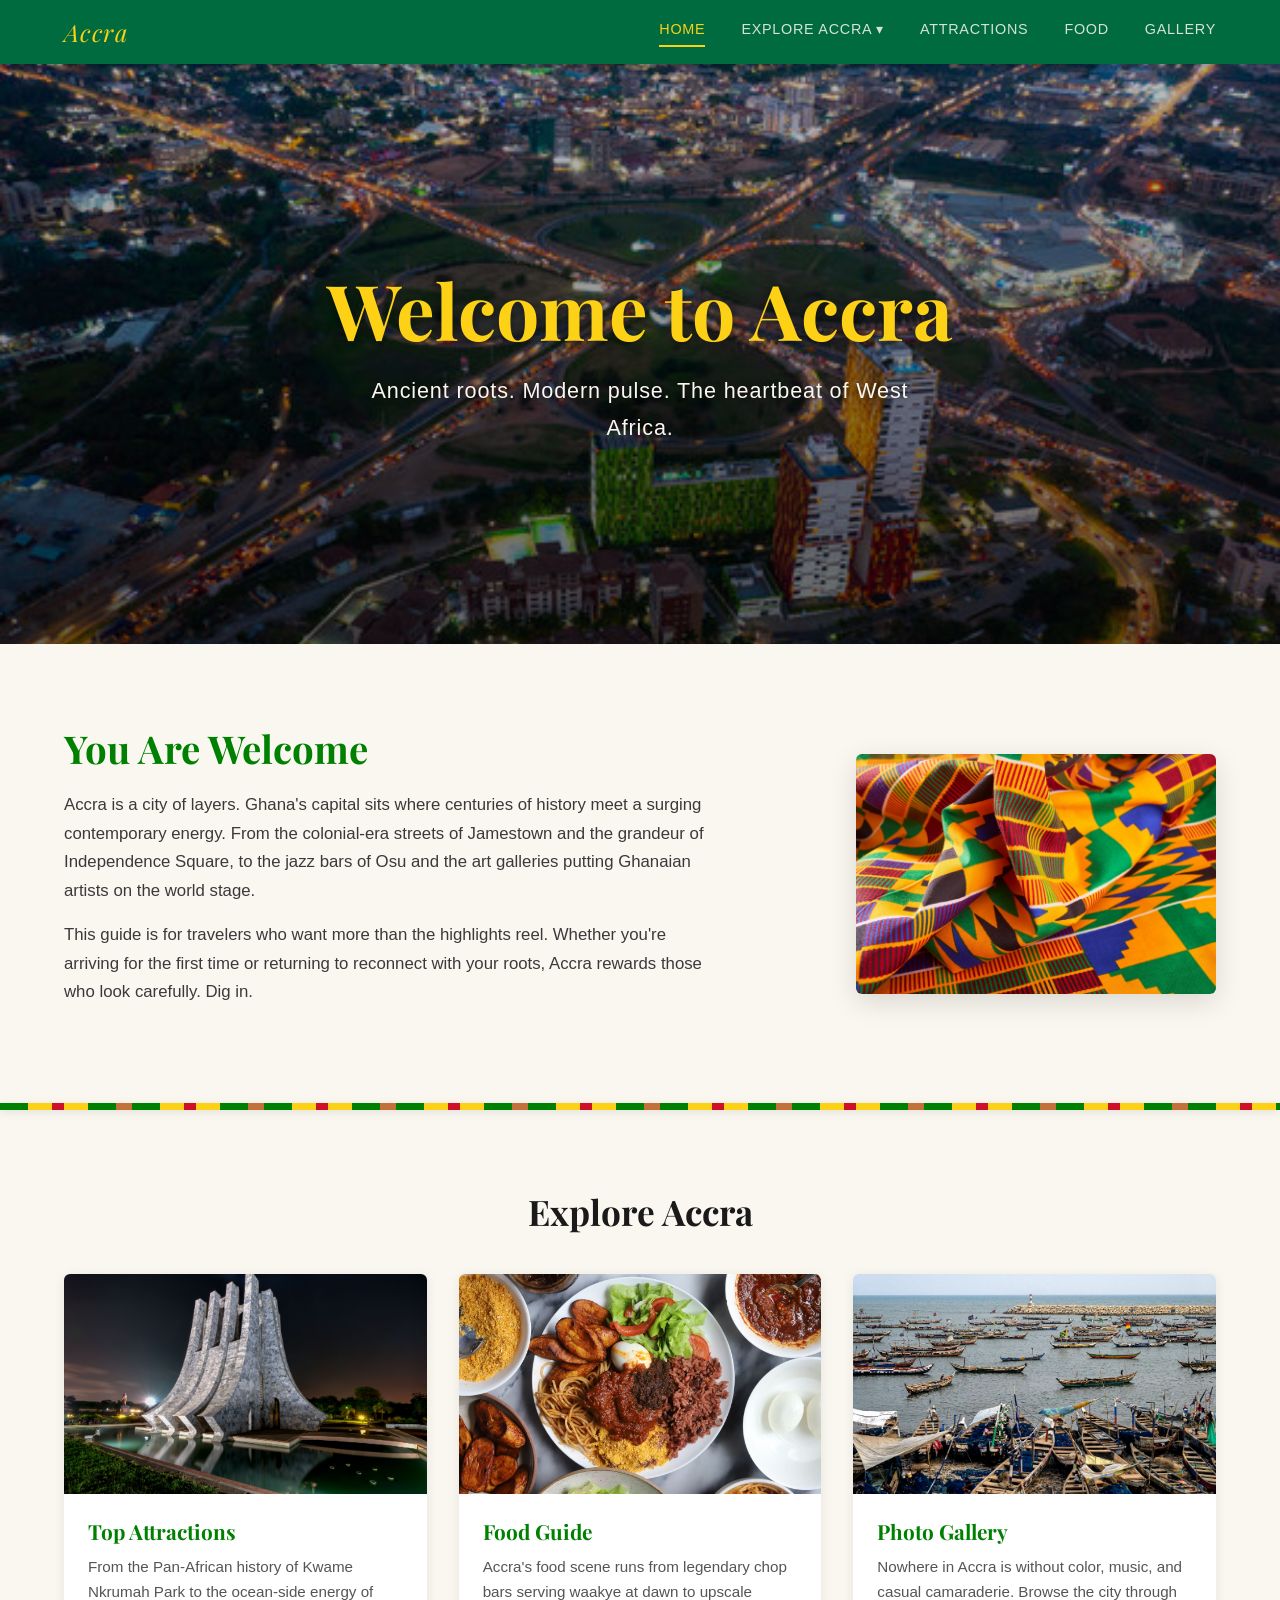
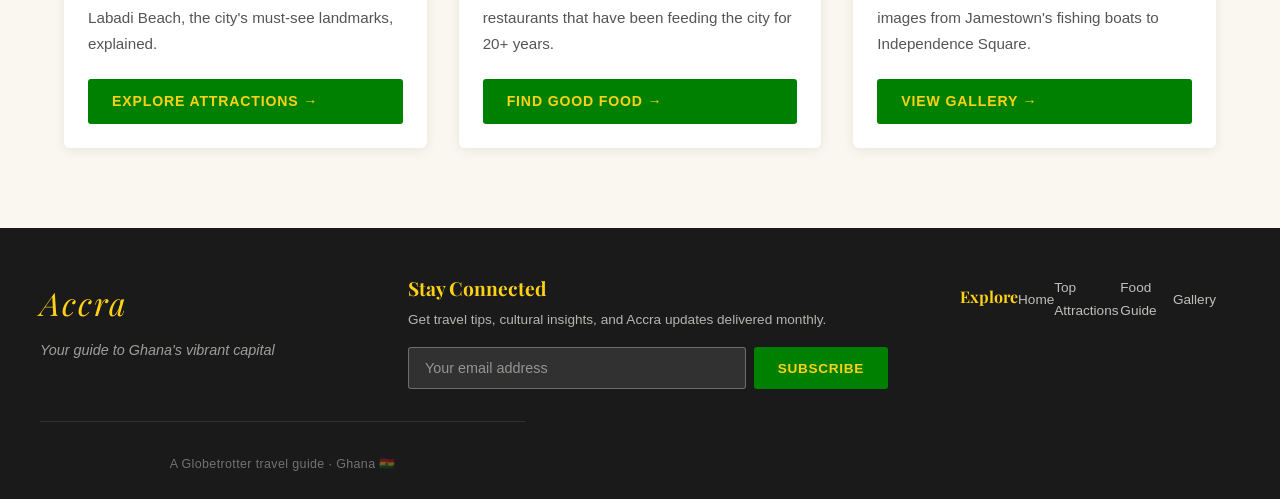
<file: index.html>
<!DOCTYPE html>
<html lang="en">
<head>
  <meta charset="UTF-8" />
  <meta name="viewport" content="width=device-width, initial-scale=1.0" />
  <title>Accra, Ghana</title>
  <link rel="preconnect" href="https://fonts.googleapis.com" />
  <link rel="preconnect" href="https://fonts.gstatic.com" crossorigin />
  <link href="https://fonts.googleapis.com/css2?family=Playfair+Display:wght@400;700&display=swap" rel="stylesheet" />
  <link rel="stylesheet" href="css/styles.css" />
</head>
<body>

  <header>
    <nav>
      <a href="index.html" class="nav-logo">Accra</a>
      <ul class="nav-menu">
        <li><a href="index.html" aria-current="page">Home</a></li>
        <li class="dropdown">
          <a href="#" class="dropdown-toggle">Explore Accra ▾</a>
          <ul class="dropdown-menu">
            <li class="dropdown-nested">
              <a href="attractions.html" class="dropdown-toggle">Top Attractions ▸</a>
              <ul class="dropdown-menu-nested">
                <li><a href="attractions.html#kwame">Kwame Nkrumah Park</a></li>
                <li><a href="attractions.html#jamestown">Jamestown</a></li>
                <li><a href="attractions.html#labadi">Labadi Beach</a></li>
                <li><a href="attractions.html#independence">Independence Square</a></li>
              </ul>
            </li>
            <li><a href="food-guide.html">Food Guide</a></li>
            <li><a href="gallery.html">Gallery</a></li>
          </ul>
        </li>
        <li><a href="attractions.html">Attractions</a></li>
        <li><a href="food-guide.html">Food</a></li>
        <li><a href="gallery.html">Gallery</a></li>
      </ul>
    </nav>
  </header>

  <main>

    <section class="hero">
      <img
        src="images/hero-accra-skyline.jpg"
        alt="Panoramic view of Accra, Ghana, a modern city skyline meeting the Gulf of Guinea"
        class="hero-img"
      />
      <div class="hero-overlay">
        <h1>Welcome to Accra</h1>
        <p>Ancient roots. Modern pulse. The heartbeat of West Africa.</p>
      </div>
    </section>

    <section class="intro">
      <div class="intro-text">
        <h2>You Are Welcome</h2>
        <p>
          Accra is a city of layers. Ghana's capital sits where centuries of
          history meet a surging contemporary energy. From the colonial-era
          streets of Jamestown and the grandeur of Independence Square, to the
          jazz bars of Osu and the art galleries putting Ghanaian artists on
          the world stage.
        </p>
        <p>
          This guide is for travelers who want more than the highlights reel.
          Whether you're arriving for the first time or returning to reconnect
          with your roots, Accra rewards those who look carefully. Dig in.
        </p>
      </div>
      <div class="intro-image">
        <img
          src="images/intro-accra.jpg"
          alt="Vibrant street life in Accra with colorful fabrics, bustling vendors, and city energy"
        />
      </div>
    </section>

    <div class="kente-divider" aria-hidden="true"></div>

    <section class="highlights">
      <h2 class="section-title">Explore Accra</h2>
      <div class="highlights-grid">

        <article class="highlight-card">
          <img
            src="images/highlight-attractions.jpg"
            alt="Kwame Nkrumah Memorial Park, a landmark of Ghanaian independence"
          />
          <div class="highlight-card-body">
            <h3>Top Attractions</h3>
            <p>From the Pan-African history of Kwame Nkrumah Park to the ocean-side energy of Labadi Beach, the city's must-see landmarks, explained.</p>
            <a href="attractions.html" class="btn">Explore Attractions →</a>
          </div>
        </article>

        <article class="highlight-card">
          <img
            src="images/highlight-food.webp"
            alt="A plate of authentic Ghanaian jollof rice and grilled tilapia"
          />
          <div class="highlight-card-body">
            <h3>Food Guide</h3>
            <p>Accra's food scene runs from legendary chop bars serving waakye at dawn to upscale restaurants that have been feeding the city for 20+ years.</p>
            <a href="food-guide.html" class="btn">Find Good Food →</a>
          </div>
        </article>

        <article class="highlight-card">
          <img
            src="images/highlight-gallery.jpg"
            alt="Colorful Kente cloth displayed at the Arts Centre in Accra"
          />
          <div class="highlight-card-body">
            <h3>Photo Gallery</h3>
            <p>Nowhere in Accra is without color, music, and casual camaraderie. Browse the city through images from Jamestown's fishing boats to Independence Square.</p>
            <a href="gallery.html" class="btn">View Gallery →</a>
          </div>
        </article>

      </div>
    </section>

  </main>

  <footer>
    <div class="footer-inner">
      <div class="footer-content">
        <div class="footer-brand">
          <p class="footer-logo">Accra</p>
          <p class="footer-tagline">Your guide to Ghana's vibrant capital</p>
        </div>

        <div class="footer-newsletter">
          <h3>Stay Connected</h3>
          <p>Get travel tips, cultural insights, and Accra updates delivered monthly.</p>
          <form class="newsletter-form" onsubmit="event.preventDefault(); alert('Thanks for subscribing!');">
            <input type="email" placeholder="Your email address" required aria-label="Email address" />
            <button type="submit" class="btn-newsletter">Subscribe</button>
          </form>
        </div>

        <nav class="footer-nav" aria-label="Footer navigation">
          <h4>Explore</h4>
          <a href="index.html">Home</a>
          <a href="attractions.html">Top Attractions</a>
          <a href="food-guide.html">Food Guide</a>
          <a href="gallery.html">Gallery</a>
        </nav>
      </div>

      <p class="footer-credit">A Globetrotter travel guide · Ghana 🇬🇭</p>
    </div>
  </footer>

</body>
</html>
</file>
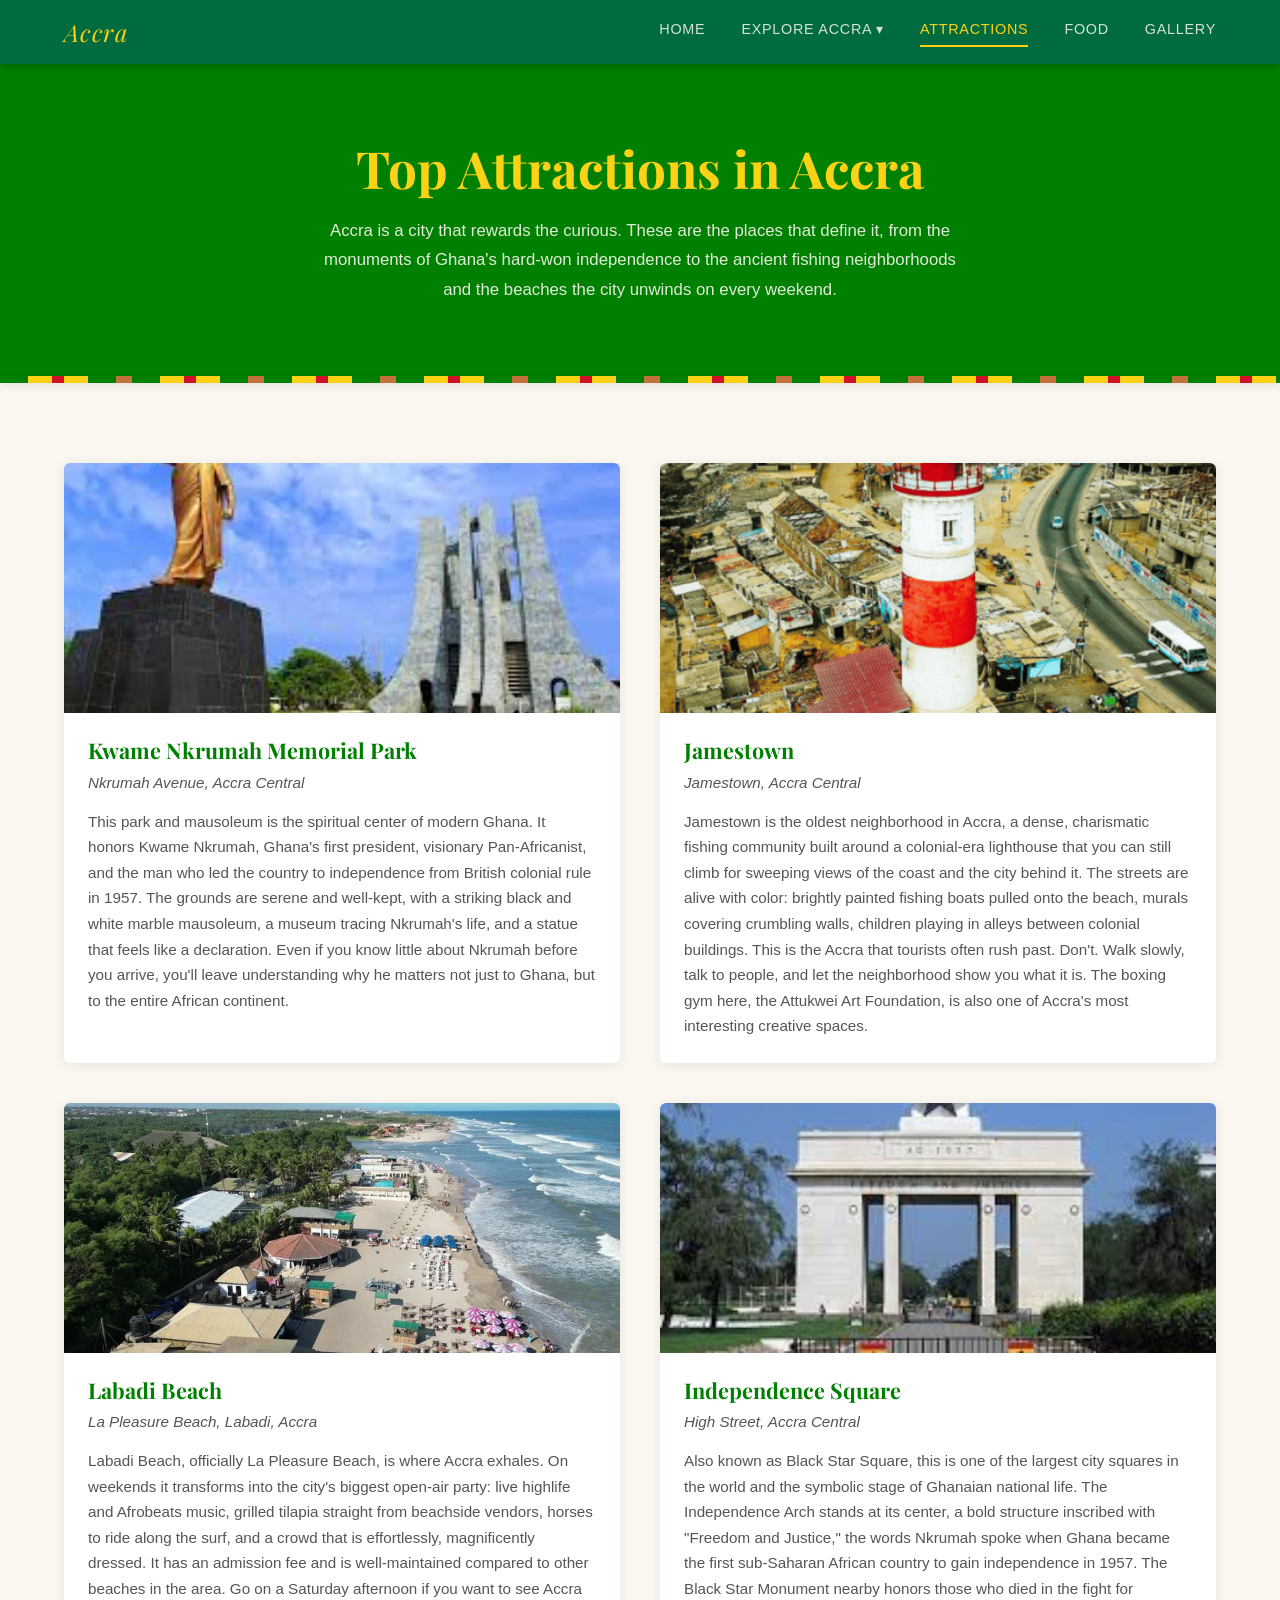
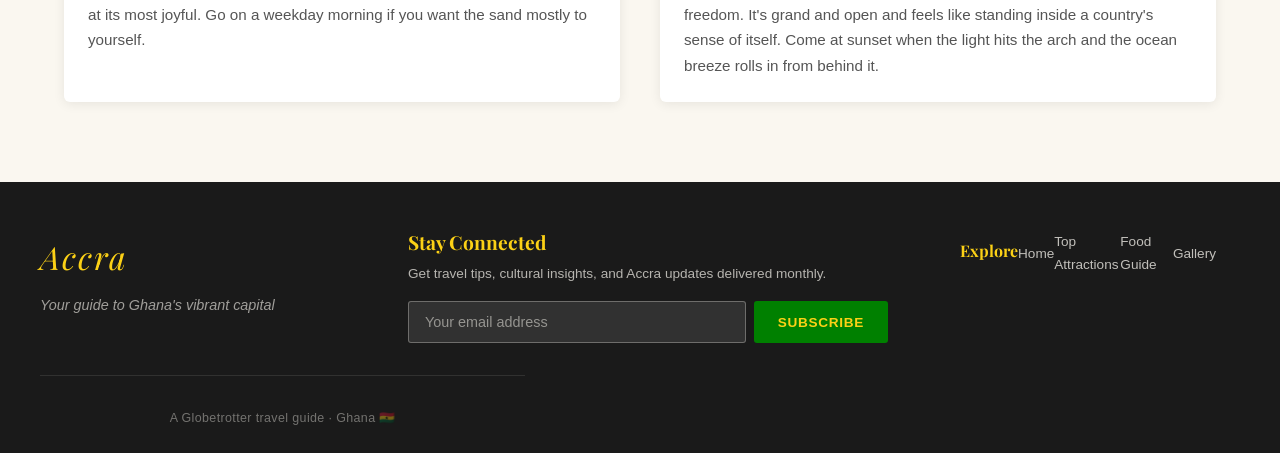
<file: attractions.html>
<!DOCTYPE html>
<html lang="en">
<head>
  <meta charset="UTF-8" />
  <meta name="viewport" content="width=device-width, initial-scale=1.0" />
  <title>Top Attractions - Accra, Ghana</title>
  <link rel="preconnect" href="https://fonts.googleapis.com" />
  <link rel="preconnect" href="https://fonts.gstatic.com" crossorigin />
  <link href="https://fonts.googleapis.com/css2?family=Playfair+Display:wght@400;700&display=swap" rel="stylesheet" />
  <link rel="stylesheet" href="css/styles.css" />
</head>
<body>

  <header>
    <nav>
      <a href="index.html" class="nav-logo">Accra</a>
      <ul class="nav-menu">
        <li><a href="index.html">Home</a></li>
        <li class="dropdown">
          <a href="#" class="dropdown-toggle">Explore Accra ▾</a>
          <ul class="dropdown-menu">
            <li class="dropdown-nested">
              <a href="attractions.html" class="dropdown-toggle" aria-current="page">Top Attractions ▸</a>
              <ul class="dropdown-menu-nested">
                <li><a href="attractions.html#kwame">Kwame Nkrumah Park</a></li>
                <li><a href="attractions.html#jamestown">Jamestown</a></li>
                <li><a href="attractions.html#labadi">Labadi Beach</a></li>
                <li><a href="attractions.html#independence">Independence Square</a></li>
              </ul>
            </li>
            <li><a href="food-guide.html">Food Guide</a></li>
            <li><a href="gallery.html">Gallery</a></li>
          </ul>
        </li>
        <li><a href="attractions.html" aria-current="page">Attractions</a></li>
        <li><a href="food-guide.html">Food</a></li>
        <li><a href="gallery.html">Gallery</a></li>
      </ul>
    </nav>
  </header>

  <main>

    <section class="page-header">
      <h1>Top Attractions in Accra</h1>
      <p>
        Accra is a city that rewards the curious. These are the places that define
        it, from the monuments of Ghana's hard-won independence to the ancient
        fishing neighborhoods and the beaches the city unwinds on every weekend.
      </p>
    </section>

    <div class="kente-divider" aria-hidden="true"></div>

    <section class="attractions-grid">

      <article class="attraction-card">
        <img
          src="images/kwame.jpeg";
          alt="The Kwame Nkrumah Memorial Park and Mausoleum in Accra, Ghana"
        />
        <div class="attraction-card-body">
          <h2>Kwame Nkrumah Memorial Park</h2>
          <p class="attraction-location">Nkrumah Avenue, Accra Central</p>
          <p>
            This park and mausoleum is the spiritual center of modern Ghana. It
            honors Kwame Nkrumah, Ghana's first president, visionary
            Pan-Africanist, and the man who led the country to independence from
            British colonial rule in 1957. The grounds are serene and well-kept,
            with a striking black and white marble mausoleum, a museum tracing
            Nkrumah's life, and a statue that feels like a declaration. Even if
            you know little about Nkrumah before you arrive, you'll leave
            understanding why he matters not just to Ghana, but to the entire
            African continent.
          </p>
        </div>
      </article>

      <article class="attraction-card">
        <img src= "images/jamestown.jpg"
        alt="The colorful fishing boats and colonial lighthouse of Jamestown, Accra"
        />
        <div class="attraction-card-body">
          <h2>Jamestown</h2>
          <p class="attraction-location">Jamestown, Accra Central</p>
          <p>
            Jamestown is the oldest neighborhood in Accra, a dense, charismatic
            fishing community built around a colonial-era lighthouse that you can
            still climb for sweeping views of the coast and the city behind it.
            The streets are alive with color: brightly painted fishing boats pulled
            onto the beach, murals covering crumbling walls, children playing in
            alleys between colonial buildings. This is the Accra that tourists
            often rush past. Don't. Walk slowly, talk to people, and let the
            neighborhood show you what it is. The boxing gym here, the Attukwei
            Art Foundation, is also one of Accra's most interesting creative
            spaces.
          </p>
        </div>
      </article>

      <article class="attraction-card">
        <img
          src="images/labadi.webp"
          alt="A busy Saturday at Labadi Beach (La Pleasure Beach) in Accra, Ghana"
        />
        <div class="attraction-card-body">
          <h2>Labadi Beach</h2>
          <p class="attraction-location">La Pleasure Beach, Labadi, Accra</p>
          <p>
            Labadi Beach, officially La Pleasure Beach, is where Accra exhales.
            On weekends it transforms into the city's biggest open-air party:
            live highlife and Afrobeats music, grilled tilapia straight from
            beachside vendors, horses to ride along the surf, and a crowd that
            is effortlessly, magnificently dressed. It has an admission fee and
            is well-maintained compared to other beaches in the area. Go on a
            Saturday afternoon if you want to see Accra at its most joyful. Go
            on a weekday morning if you want the sand mostly to yourself.
          </p>
        </div>
      </article>

      <article class="attraction-card">
        <img
          src="images/independence.jpeg"
          alt="The Independence Arch and Black Star Monument at Independence Square in Accra"
        />
        <div class="attraction-card-body">
          <h2>Independence Square</h2>
          <p class="attraction-location">High Street, Accra Central</p>
          <p>
            Also known as Black Star Square, this is one of the largest city
            squares in the world and the symbolic stage of Ghanaian national
            life. The Independence Arch stands at its center, a bold structure
            inscribed with "Freedom and Justice," the words Nkrumah spoke when
            Ghana became the first sub-Saharan African country to gain
            independence in 1957. The Black Star Monument nearby honors those who
            died in the fight for freedom. It's grand and open and feels like
            standing inside a country's sense of itself. Come at sunset when the
            light hits the arch and the ocean breeze rolls in from behind it.
          </p>
        </div>
      </article>

    </section>

  </main>

  <footer>
    <div class="footer-inner">
      <div class="footer-content">
        <div class="footer-brand">
          <p class="footer-logo">Accra</p>
          <p class="footer-tagline">Your guide to Ghana's vibrant capital</p>
        </div>

        <div class="footer-newsletter">
          <h3>Stay Connected</h3>
          <p>Get travel tips, cultural insights, and Accra updates delivered monthly.</p>
          <form class="newsletter-form" onsubmit="event.preventDefault(); alert('Thanks for subscribing!');">
            <input type="email" placeholder="Your email address" required aria-label="Email address" />
            <button type="submit" class="btn-newsletter">Subscribe</button>
          </form>
        </div>

        <nav class="footer-nav" aria-label="Footer navigation">
          <h4>Explore</h4>
          <a href="index.html">Home</a>
          <a href="attractions.html">Top Attractions</a>
          <a href="food-guide.html">Food Guide</a>
          <a href="gallery.html">Gallery</a>
        </nav>
      </div>

      <p class="footer-credit">A Globetrotter travel guide · Ghana 🇬🇭</p>
    </div>
  </footer>

</body>
</html>
</file>
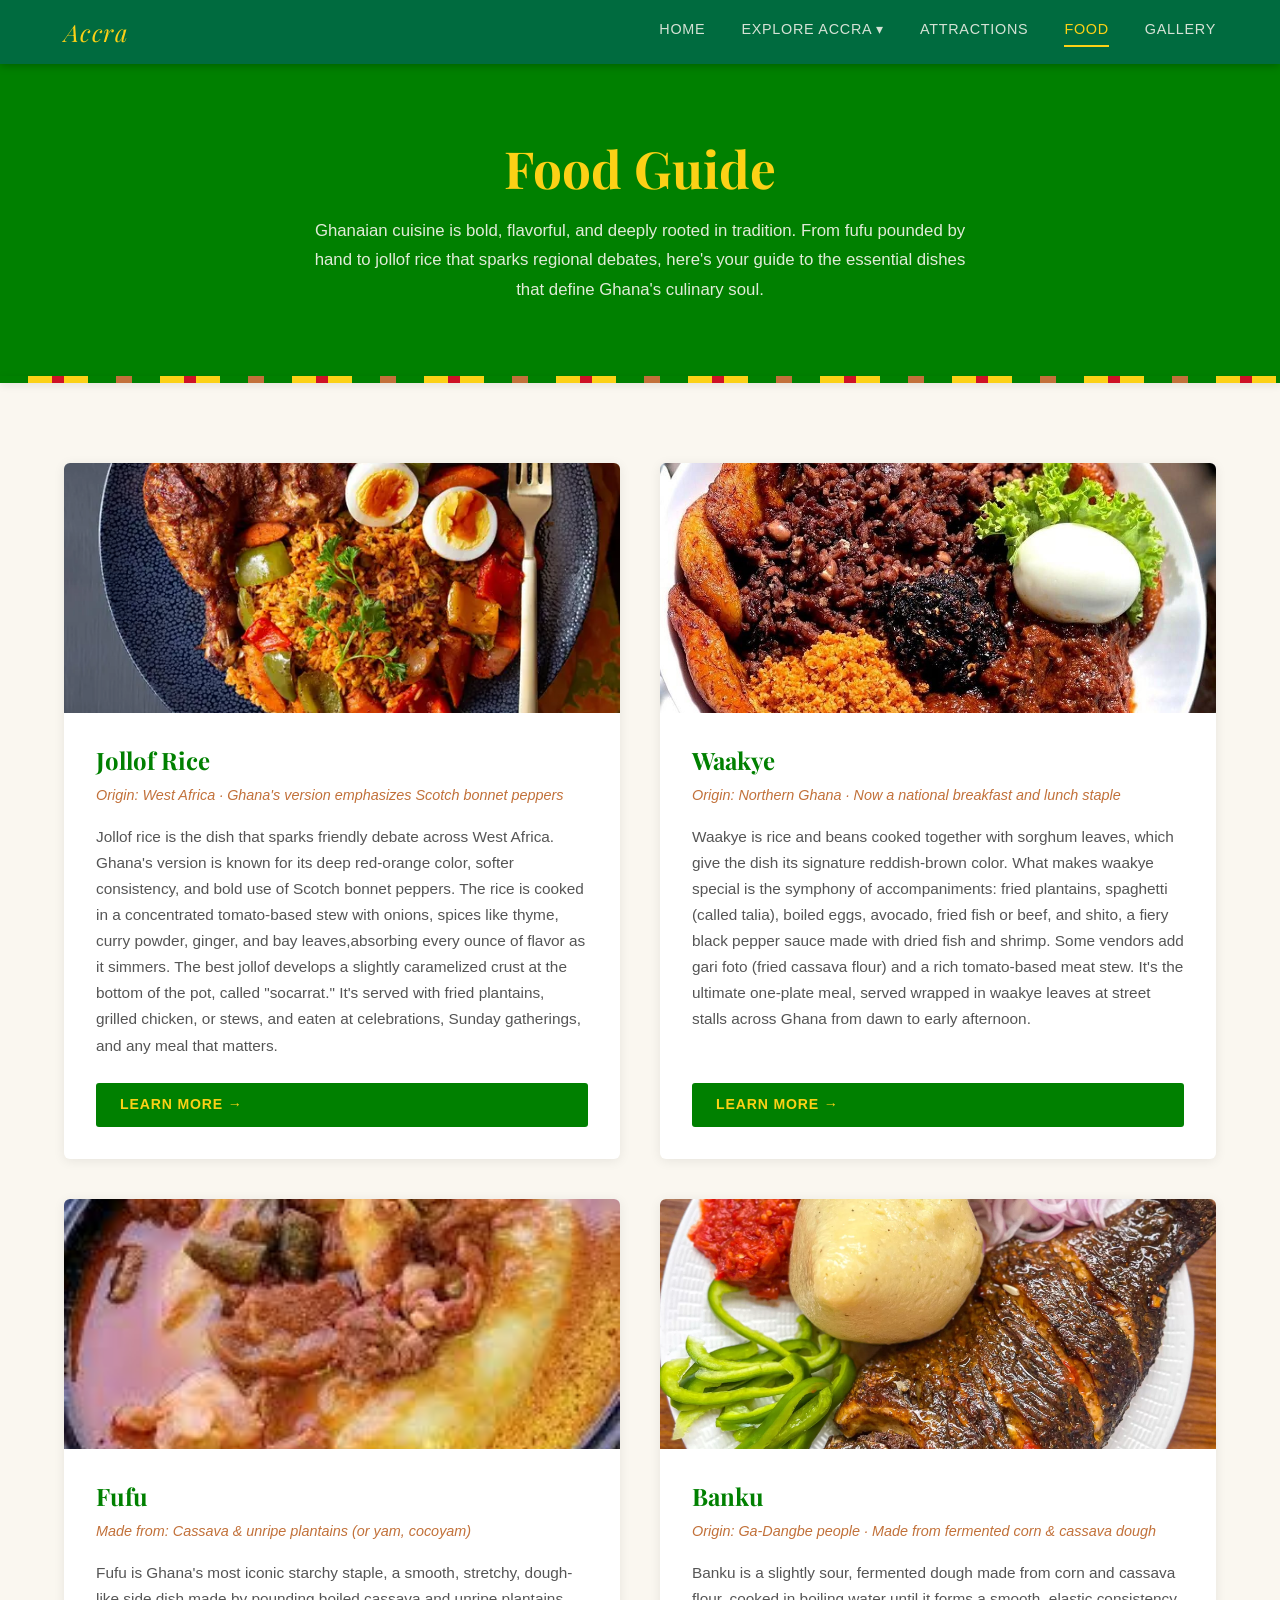
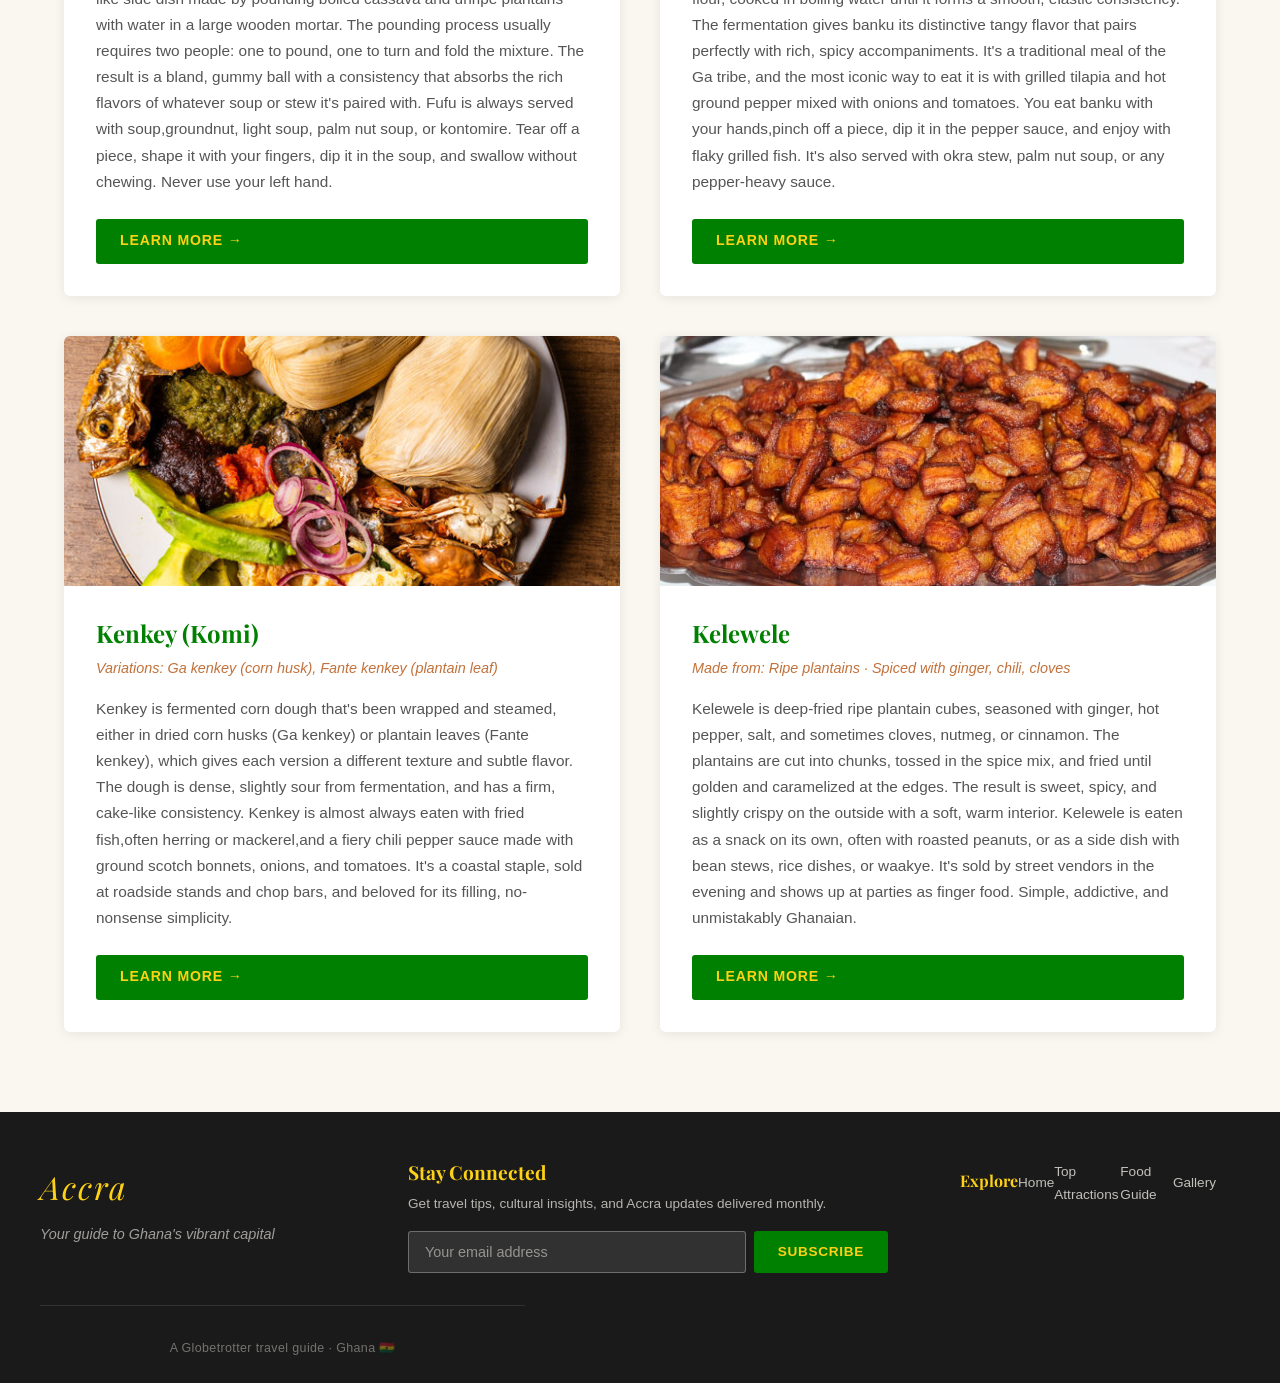
<file: food-guide.html>
<!DOCTYPE html>
<html lang="en">
<head>
  <meta charset="UTF-8" />
  <title>Food Guide - Accra, Ghana</title>
  <link rel="preconnect" href="https://fonts.googleapis.com" />
  <link rel="preconnect" href="https://fonts.gstatic.com" crossorigin />
  <link href="https://fonts.googleapis.com/css2?family=Playfair+Display:wght@400;700&display=swap" rel="stylesheet" />
  <link rel="stylesheet" href="css/styles.css" />
</head>
<body>

  <header>
    <nav>
      <a href="index.html" class="nav-logo">Accra</a>
      <ul class="nav-menu">
        <li><a href="index.html">Home</a></li>
        <li class="dropdown">
          <a href="#" class="dropdown-toggle">Explore Accra ▾</a>
          <ul class="dropdown-menu">
            <li class="dropdown-nested">
              <a href="attractions.html" class="dropdown-toggle">Top Attractions ▸</a>
              <ul class="dropdown-menu-nested">
                <li><a href="attractions.html#kwame">Kwame Nkrumah Park</a></li>
                <li><a href="attractions.html#jamestown">Jamestown</a></li>
                <li><a href="attractions.html#labadi">Labadi Beach</a></li>
                <li><a href="attractions.html#independence">Independence Square</a></li>
              </ul>
            </li>
            <li><a href="food-guide.html" aria-current="page">Food Guide</a></li>
            <li><a href="gallery.html">Gallery</a></li>
          </ul>
        </li>
        <li><a href="attractions.html">Attractions</a></li>
        <li><a href="food-guide.html" aria-current="page">Food</a></li>
        <li><a href="gallery.html">Gallery</a></li>
      </ul>
    </nav>
  </header>

  <main>

    <section class="page-header">
      <h1>Food Guide</h1>
      <p>
        Ghanaian cuisine is bold, flavorful, and deeply rooted in tradition.
        From fufu pounded by hand to jollof rice that sparks regional debates,
        here's your guide to the essential dishes that define Ghana's culinary soul.
      </p>
    </section>

    <div class="kente-divider" aria-hidden="true"></div>

    <section class="food-entries">

      <article class="food-entry">
        <img
          src="images/jollof.webp"
          alt="A plate of vibrant Ghanaian jollof rice with grilled chicken and fried plantains"
          class="food-entry-img"
        />
        <div class="food-entry-body">
          <div class="food-entry-header">
            <h2>Jollof Rice</h2>
          </div>
          <address>Origin: West Africa · Ghana's version emphasizes Scotch bonnet peppers</address>
          <p>
            Jollof rice is the dish that sparks friendly debate across West
            Africa. Ghana's version is known for its deep red-orange color,
            softer consistency, and bold use of Scotch bonnet peppers. The rice
            is cooked in a concentrated tomato-based stew with onions, spices
            like thyme, curry powder, ginger, and bay leaves,absorbing every
            ounce of flavor as it simmers. The best jollof develops a slightly
            caramelized crust at the bottom of the pot, called "socarrat." It's
            served with fried plantains, grilled chicken, or stews, and eaten at
            celebrations, Sunday gatherings, and any meal that matters.
          </p>
          <a
            href="https://en.wikipedia.org/wiki/Jollof_rice"
            target="_blank"
            rel="noopener noreferrer"
            class="btn"
          >Learn More →</a>
        </div>
      </article>

      <article class="food-entry">
        <img
          src="images/waakye.jpg"
          alt="A heaping plate of waakye,rice and beans with spaghetti, boiled egg, fish, and shito"
          class="food-entry-img"
        />
        <div class="food-entry-body">
          <div class="food-entry-header">
            <h2>Waakye</h2>
          </div>
          <address>Origin: Northern Ghana · Now a national breakfast and lunch staple</address>
          <p>
            Waakye is rice and beans cooked together with sorghum leaves, which
            give the dish its signature reddish-brown color. What makes waakye
            special is the symphony of accompaniments: fried plantains, spaghetti
            (called talia), boiled eggs, avocado, fried fish or beef, and shito,
            a fiery black pepper sauce made with dried fish and shrimp. Some
            vendors add gari foto (fried cassava flour) and a rich tomato-based
            meat stew. It's the ultimate one-plate meal, served wrapped in
            waakye leaves at street stalls across Ghana from dawn to early
            afternoon.
          </p>
          <a
            href="https://en.wikipedia.org/wiki/Waakye"
            target="_blank"
            rel="noopener noreferrer"
            class="btn"
          >Learn More →</a>
        </div>
      </article>

      <article class="food-entry">
        <img
          src="images/fufu.jpeg"
          alt="Smooth balls of fufu served with groundnut soup and goat meat"
          class="food-entry-img"
        />
        <div class="food-entry-body">
          <div class="food-entry-header">
            <h2>Fufu</h2>
          </div>
          <address>Made from: Cassava & unripe plantains (or yam, cocoyam)</address>
          <p>
            Fufu is Ghana's most iconic starchy staple, a smooth, stretchy,
            dough-like side dish made by pounding boiled cassava and unripe
            plantains with water in a large wooden mortar. The pounding process
            usually requires two people: one to pound, one to turn and fold the
            mixture. The result is a bland, gummy ball with a consistency that
            absorbs the rich flavors of whatever soup or stew it's paired with.
            Fufu is always served with soup,groundnut, light soup, palm nut
            soup, or kontomire. Tear off a piece, shape it with your fingers,
            dip it in the soup, and swallow without chewing. Never use your left hand.
          </p>
          <a
            href="https://en.wikipedia.org/wiki/Fufu"
            target="_blank"
            rel="noopener noreferrer"
            class="btn"
          >Learn More →</a>
        </div>
      </article>

      <article class="food-entry">
        <img
          src="images/banku.webp"
          alt="Banku served with grilled tilapia and hot pepper sauce"
          class="food-entry-img"
        />
        <div class="food-entry-body">
          <div class="food-entry-header">
            <h2>Banku</h2>
          </div>
          <address>Origin: Ga-Dangbe people · Made from fermented corn & cassava dough</address>
          <p>
            Banku is a slightly sour, fermented dough made from corn and cassava
            flour, cooked in boiling water until it forms a smooth, elastic
            consistency. The fermentation gives banku its distinctive tangy
            flavor that pairs perfectly with rich, spicy accompaniments. It's a
            traditional meal of the Ga tribe, and the most iconic way to eat it
            is with grilled tilapia and hot ground pepper mixed with onions and
            tomatoes. You eat banku with your hands,pinch off a piece, dip it
            in the pepper sauce, and enjoy with flaky grilled fish. It's also
            served with okra stew, palm nut soup, or any pepper-heavy sauce.
          </p>
          <a
            href="https://en.wikipedia.org/wiki/Banku"
            target="_blank"
            rel="noopener noreferrer"
            class="btn"
          >Learn More →</a>
        </div>
      </article>

      <article class="food-entry">
        <img
          src="images/kenkey.jpg"
          alt="Kenkey wrapped in corn husks, served with fried fish and pepper sauce"
          class="food-entry-img"
        />
        <div class="food-entry-body">
          <div class="food-entry-header">
            <h2>Kenkey (Komi)</h2>
          </div>
          <address>Variations: Ga kenkey (corn husk), Fante kenkey (plantain leaf)</address>
          <p>
            Kenkey is fermented corn dough that's been wrapped and steamed,
            either in dried corn husks (Ga kenkey) or plantain leaves (Fante
            kenkey), which gives each version a different texture and subtle
            flavor. The dough is dense, slightly sour from fermentation, and has
            a firm, cake-like consistency. Kenkey is almost always eaten with
            fried fish,often herring or mackerel,and a fiery chili pepper
            sauce made with ground scotch bonnets, onions, and tomatoes. It's a
            coastal staple, sold at roadside stands and chop bars, and beloved
            for its filling, no-nonsense simplicity.
          </p>
          <a
            href="https://en.wikipedia.org/wiki/Kenkey"
            target="_blank"
            rel="noopener noreferrer"
            class="btn"
          >Learn More →</a>
        </div>
      </article>

      </article>

      <article class="food-entry">
        <img
          src="images/kelewele.jpeg"
          alt="Golden fried kelewele,spiced plantain cubes,on a plate with ground peanuts"
          class="food-entry-img"
        />
        <div class="food-entry-body">
          <div class="food-entry-header">
            <h2>Kelewele</h2>
          </div>
          <address>Made from: Ripe plantains · Spiced with ginger, chili, cloves</address>
          <p>
            Kelewele is deep-fried ripe plantain cubes, seasoned with ginger,
            hot pepper, salt, and sometimes cloves, nutmeg, or cinnamon. The
            plantains are cut into chunks, tossed in the spice mix, and fried
            until golden and caramelized at the edges. The result is sweet,
            spicy, and slightly crispy on the outside with a soft, warm interior.
            Kelewele is eaten as a snack on its own, often with roasted peanuts,
            or as a side dish with bean stews, rice dishes, or waakye. It's sold
            by street vendors in the evening and shows up at parties as finger
            food. Simple, addictive, and unmistakably Ghanaian.
          </p>
          <a
            href="https://en.wikipedia.org/wiki/Kelewele"
            target="_blank"
            rel="noopener noreferrer"
            class="btn"
          >Learn More →</a>
        </div>
      </article>

    </section>

  </main>

  <footer>
    <div class="footer-inner">
      <div class="footer-content">
        <div class="footer-brand">
          <p class="footer-logo">Accra</p>
          <p class="footer-tagline">Your guide to Ghana's vibrant capital</p>
        </div>

        <div class="footer-newsletter">
          <h3>Stay Connected</h3>
          <p>Get travel tips, cultural insights, and Accra updates delivered monthly.</p>
          <form class="newsletter-form" onsubmit="event.preventDefault(); alert('Thanks for subscribing!');">
            <input type="email" placeholder="Your email address" required aria-label="Email address" />
            <button type="submit" class="btn-newsletter">Subscribe</button>
          </form>
        </div>

        <nav class="footer-nav" aria-label="Footer navigation">
          <h4>Explore</h4>
          <a href="index.html">Home</a>
          <a href="attractions.html">Top Attractions</a>
          <a href="food-guide.html">Food Guide</a>
          <a href="gallery.html">Gallery</a>
        </nav>
      </div>

      <p class="footer-credit">A Globetrotter travel guide · Ghana 🇬🇭</p>
    </div>
  </footer>

</body>
</html>
</file>
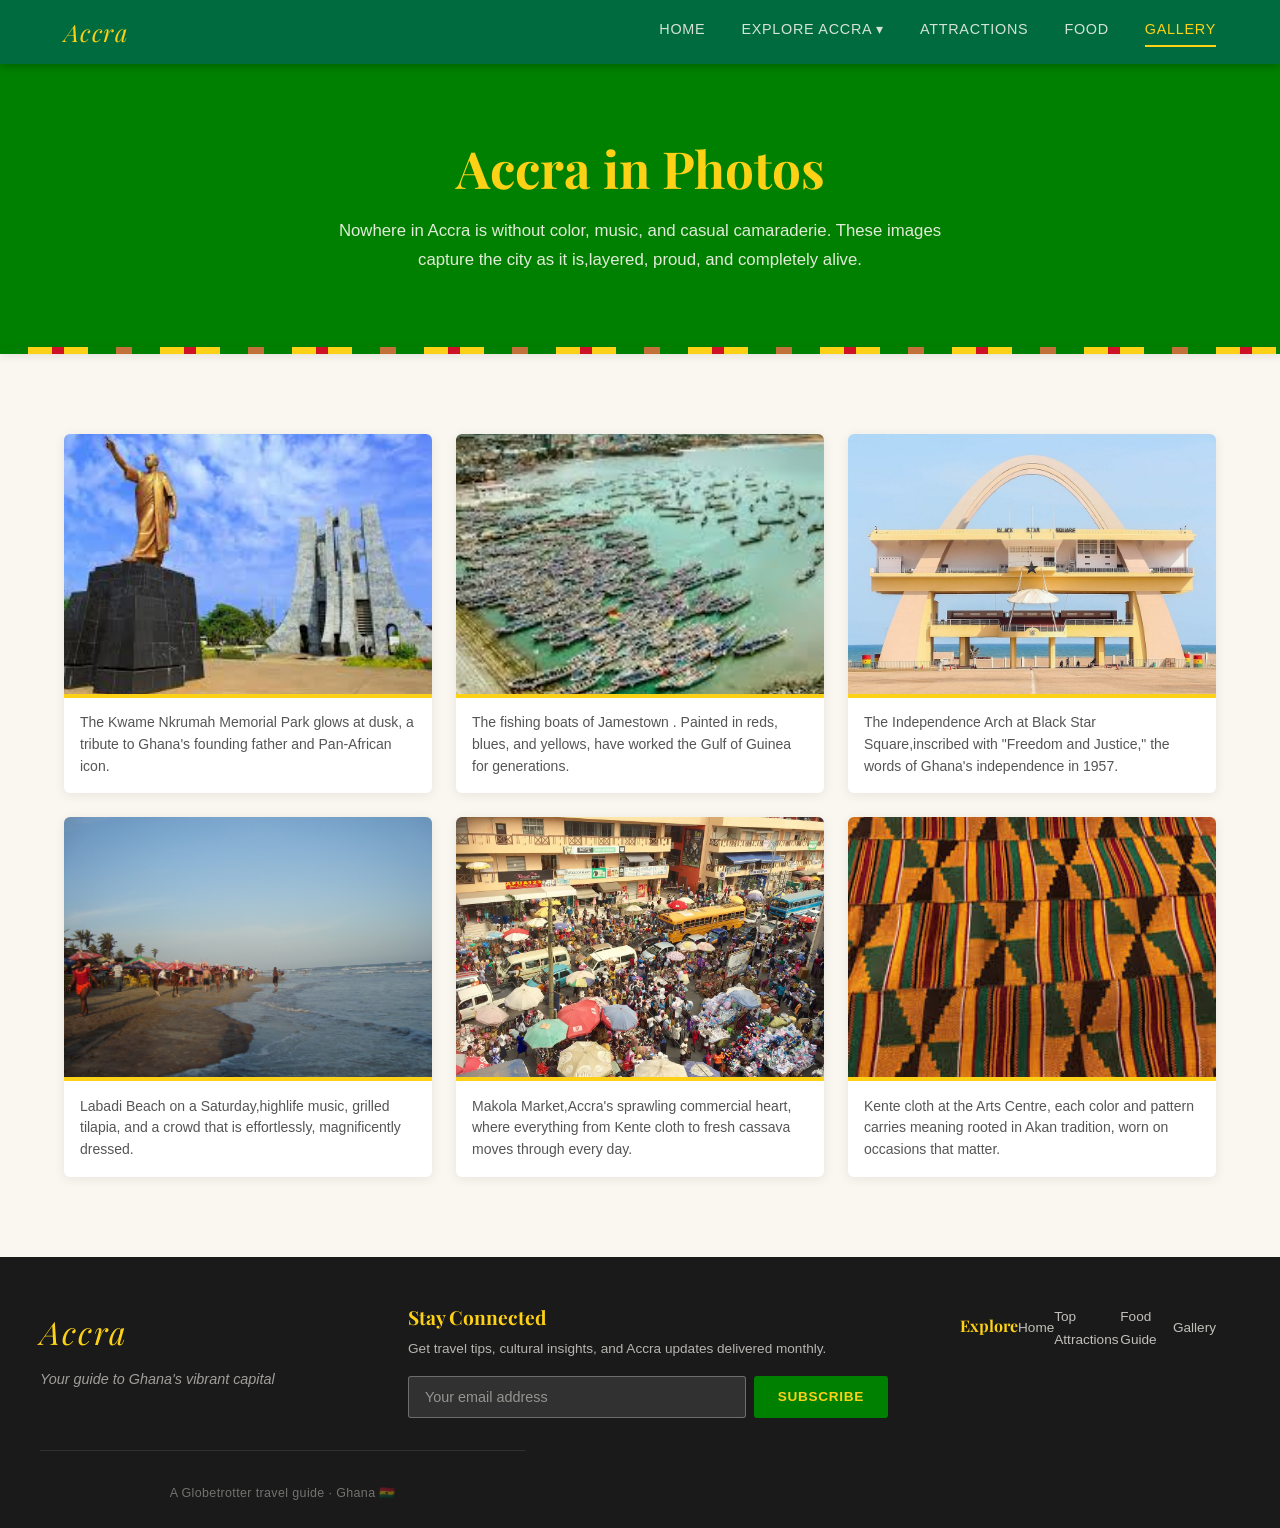
<file: gallery.html>
<!DOCTYPE html>
<html lang="en">
<head>
  <meta charset="UTF-8" />
  <meta name="viewport" content="width=device-width, initial-scale=1.0" />
  <title>Photo Gallery - Accra, Ghana</title>
  <link rel="preconnect" href="https://fonts.googleapis.com" />
  <link rel="preconnect" href="https://fonts.gstatic.com" crossorigin />
  <link href="https://fonts.googleapis.com/css2?family=Playfair+Display:wght@400;700&display=swap" rel="stylesheet" />
  <link rel="stylesheet" href="css/styles.css" />
</head>
<body>

  <header>
    <nav>
      <a href="index.html" class="nav-logo">Accra</a>
      <ul class="nav-menu">
        <li><a href="index.html">Home</a></li>
        <li class="dropdown">
          <a href="#" class="dropdown-toggle">Explore Accra ▾</a>
          <ul class="dropdown-menu">
            <li class="dropdown-nested">
              <a href="attractions.html" class="dropdown-toggle">Top Attractions ▸</a>
              <ul class="dropdown-menu-nested">
                <li><a href="attractions.html#kwame">Kwame Nkrumah Park</a></li>
                <li><a href="attractions.html#jamestown">Jamestown</a></li>
                <li><a href="attractions.html#labadi">Labadi Beach</a></li>
                <li><a href="attractions.html#independence">Independence Square</a></li>
              </ul>
            </li>
            <li><a href="food-guide.html">Food Guide</a></li>
            <li><a href="gallery.html" aria-current="page">Gallery</a></li>
          </ul>
        </li>
        <li><a href="attractions.html">Attractions</a></li>
        <li><a href="food-guide.html">Food</a></li>
        <li><a href="gallery.html" aria-current="page">Gallery</a></li>
      </ul>
    </nav>
  </header>

  <main>

    <section class="page-header">
      <h1>Accra in Photos</h1>
      <p>
        Nowhere in Accra is without color, music, and casual camaraderie.
        These images capture the city as it is,layered, proud, and completely alive.
      </p>
    </section>

    <div class="kente-divider" aria-hidden="true"></div>

    <section class="gallery-grid">

      <figure>
        <!-- Replace with a real photo: Kwame Nkrumah Memorial Park at dusk -->
        <img
          src="images/kwame.jpeg"
          alt="The Kwame Nkrumah Memorial Park and Mausoleum lit at dusk in Accra"
        />
        <figcaption>
          The Kwame Nkrumah Memorial Park glows at dusk, a tribute to Ghana's
          founding father and Pan-African icon.
        </figcaption>
      </figure>

      <figure>
        <!-- Replace with a real photo: colorful fishing boats at Jamestown beach -->
        <img
          src="images/boats.jpeg"
          alt="Brightly painted fishing boats pulled onto the shore at Jamestown, Accra"
        />
        <figcaption>
          The fishing boats of Jamestown . Painted in reds, blues, and yellows,
          have worked the Gulf of Guinea for generations.
        </figcaption>
      </figure>

      <figure>
        <!-- Replace with a real photo: the Black Star Gate / Independence Arch -->
        <img
          src="images/arch.jpeg"
          alt="The Independence Arch and Black Star Monument at Independence Square, Accra"
        />
        <figcaption>
          The Independence Arch at Black Star Square,inscribed with
          "Freedom and Justice," the words of Ghana's independence in 1957.
        </figcaption>
      </figure>

      <figure>
        <!-- Replace with a real photo: Labadi Beach on a Saturday afternoon -->
        <img
          src="images/labadibeach.jpg"
          alt="A lively Saturday afternoon at Labadi Beach in Accra, with crowds, music, and ocean waves"
        />
        <figcaption>
          Labadi Beach on a Saturday,highlife music, grilled tilapia, and a
          crowd that is effortlessly, magnificently dressed.
        </figcaption>
      </figure>

      <figure>
        <!-- Replace with a real photo: Makola Market vendors with fabrics or produce -->
        <img
          src="images/makola.jpg"
          alt="The bustling stalls of Makola Market in central Accra, filled with fabrics, produce, and vendors"
        />
        <figcaption>
          Makola Market,Accra's sprawling commercial heart, where everything
          from Kente cloth to fresh cassava moves through every day.
        </figcaption>
      </figure>

      <figure>
        <!-- Replace with a real photo: close-up of Kente cloth or Adinkra patterns at the Arts Centre -->
        <img
          src="images/kente.jpeg"
          alt="Close-up of traditional Kente cloth,intricate gold, green, and red woven patterns"
        />
        <figcaption>
          Kente cloth at the Arts Centre, each color and pattern carries meaning
          rooted in Akan tradition, worn on occasions that matter.
        </figcaption>
      </figure>

    </section>

  </main>

  <footer>
    <div class="footer-inner">
      <div class="footer-content">
        <div class="footer-brand">
          <p class="footer-logo">Accra</p>
          <p class="footer-tagline">Your guide to Ghana's vibrant capital</p>
        </div>

        <div class="footer-newsletter">
          <h3>Stay Connected</h3>
          <p>Get travel tips, cultural insights, and Accra updates delivered monthly.</p>
          <form class="newsletter-form" onsubmit="event.preventDefault(); alert('Thanks for subscribing!');">
            <input type="email" placeholder="Your email address" required aria-label="Email address" />
            <button type="submit" class="btn-newsletter">Subscribe</button>
          </form>
        </div>

        <nav class="footer-nav" aria-label="Footer navigation">
          <h4>Explore</h4>
          <a href="index.html">Home</a>
          <a href="attractions.html">Top Attractions</a>
          <a href="food-guide.html">Food Guide</a>
          <a href="gallery.html">Gallery</a>
        </nav>
      </div>

      <p class="footer-credit">A Globetrotter travel guide · Ghana 🇬🇭</p>
    </div>
  </footer>

</body>
</html>
</file>
<file: css/styles.css>
*, *::before, *::after {
  box-sizing: border-box;
  margin: 0;
  padding: 0;
}

body {
  font-family: 'Raleway', 'Segoe UI', sans-serif;
  color: #1A1A1A;
  background-color: #FAF7F0;
  line-height: 1.7;
  font-size: 1rem;
}

h1, h2, h3, h4 {
  font-family: 'Playfair Display', 'Libre Baskerville', Georgia, serif;
  line-height: 1.25;
}

p {
  max-width: 70ch;
}

a {
  color: #008000;
}

header {
  background-color: #006B3F;
  height: 64px;
  position: sticky;
  top: 0;
  z-index: 100;
  box-shadow: 0 2px 8px rgba(0, 0, 0, 0.25);
}

nav {
  max-width: 1200px;
  margin: 0 auto;
  height: 100%;
  display: flex;
  align-items: center;
  justify-content: space-between;
  padding: 0 1.5rem;
}

.nav-logo {
  font-family: 'Playfair Display', 'Libre Baskerville', Georgia, serif;
  font-size: 1.5rem;
  color: #FCD116;
  text-decoration: none;
  letter-spacing: 0.06em;
  font-style: italic;
}

.nav-menu {
  display: flex;
  gap: 2.25rem;
  list-style: none;
}

.nav-menu > li {
  position: relative;
}

.nav-menu a {
  color: rgba(250, 247, 240, 0.85);
  text-decoration: none;
  font-size: 0.9rem;
  letter-spacing: 0.05em;
  text-transform: uppercase;
  padding-bottom: 3px;
  border-bottom: 2px solid transparent;
  transition: color 0.2s, border-color 0.2s;
  display: block;
}

.nav-menu a:hover {
  color: #FCD116;
  border-bottom-color: #FCD116;
}

.nav-menu a[aria-current="page"] {
  color: #FCD116;
  border-bottom-color: #FCD116;
}

.dropdown-toggle {
  cursor: pointer;
}

.dropdown-menu {
  display: none;
  position: absolute;
  top: 100%;
  left: 0;
  background-color: #006B3F;
  min-width: 200px;
  box-shadow: 0 4px 12px rgba(0, 0, 0, 0.3);
  padding: 0.5rem 0;
  margin-top: 0.5rem;
  list-style: none;
  z-index: 1000;
}

.dropdown:hover .dropdown-menu {
  display: block;
}

.dropdown-menu li {
  position: relative;
}

.dropdown-menu a {
  padding: 0.75rem 1.5rem;
  border-bottom: none;
  text-transform: none;
  font-size: 0.85rem;
}

.dropdown-menu a:hover {
  background-color: #008000;
  border-bottom: none;
}

.dropdown-nested .dropdown-menu-nested {
  display: none;
  position: absolute;
  top: 0;
  left: 100%;
  background-color: #008000;
  min-width: 220px;
  box-shadow: 0 4px 12px rgba(0, 0, 0, 0.3);
  padding: 0.5rem 0;
  list-style: none;
}

.dropdown-nested:hover .dropdown-menu-nested {
  display: block;
}

.dropdown-menu-nested a {
  padding: 0.65rem 1.25rem;
  font-size: 0.8rem;
}

.dropdown-menu-nested a:hover {
  background-color: #006400;
}

.kente-divider {
  height: 7px;
  background: repeating-linear-gradient(
    90deg,
    #008000 0px,
    #008000 28px,
    #FCD116 28px,
    #FCD116 52px,
    #CE1126 52px,
    #CE1126 64px,
    #FCD116 64px,
    #FCD116 88px,
    #008000 88px,
    #008000 116px,
    #C2713A 116px,
    #C2713A 132px
  );
  backdrop-filter: blur(2px);
  box-shadow: 0 2px 8px rgba(0, 0, 0, 0.1);
}

.btn {
  display: inline-block;
  background-color: #008000;
  color: #FCD116;
  padding: 0.65rem 1.5rem;
  border-radius: 3px;
  text-decoration: none;
  font-size: 0.88rem;
  font-weight: 700;
  letter-spacing: 0.06em;
  text-transform: uppercase;
  transition: background-color 0.2s, transform 0.15s;
}

.btn:hover {
  background-color: #006400;
  transform: translateY(-1px);
  color: #FCD116;
}

.hero {
  position: relative;
  height: 580px;
  overflow: hidden;
}

.hero-img {
  width: 100%;
  height: 100%;
  object-fit: cover;
  object-position: center;
  display: block;
}

.hero-overlay {
  position: absolute;
  inset: 0;
  display: flex;
  flex-direction: column;
  align-items: center;
  justify-content: center;
  text-align: center;
  padding: 2rem;
  background: linear-gradient(to bottom, rgba(0, 0, 0, 0.25) 0%, rgba(0, 0, 0, 0.60) 100%);
}

.hero-overlay h1 {
  font-size: clamp(2.6rem, 6vw, 5rem);
  color: #FCD116;
  margin-bottom: 1rem;
  text-shadow: 0 2px 12px rgba(0, 0, 0, 0.5);
}

.hero-overlay p {
  font-size: clamp(1rem, 2.2vw, 1.35rem);
  color: #FAF7F0;
  max-width: 600px;
  letter-spacing: 0.04em;
  text-shadow: 0 1px 6px rgba(0, 0, 0, 0.5);
}

.intro {
  max-width: 1200px;
  margin: 5rem auto;
  padding: 0 1.5rem;
  display: flex;
  gap: 3.5rem;
  align-items: center;
}

.intro-text {
  flex: 1;
}

.intro-text h2 {
  font-size: clamp(1.8rem, 3vw, 2.4rem);
  color: #008000;
  margin-bottom: 1.2rem;
}

.intro-text p {
  font-size: 1.05rem;
  color: #3a3a3a;
  margin-bottom: 1rem;
}

.intro-image {
  flex: 0 0 360px;
}

.intro-image img {
  width: 100%;
  display: block;
  border-radius: 6px;
  box-shadow: 0 8px 28px rgba(0, 0, 0, 0.13);
}

.highlights {
  max-width: 1200px;
  margin: 5rem auto;
  padding: 0 1.5rem;
}

.section-title {
  font-size: clamp(1.6rem, 3vw, 2.2rem);
  color: #1A1A1A;
  text-align: center;
  margin-bottom: 2.5rem;
}

.highlights-grid {
  display: flex;
  flex-wrap: wrap;
  gap: 2rem;
}

.highlight-card {
  flex: 1 1 260px;
  display: flex;
  flex-direction: column;
  background: #FFFFFF;
  border-radius: 6px;
  overflow: hidden;
  box-shadow: 0 2px 12px rgba(0, 0, 0, 0.08);
  transition: transform 0.22s ease, box-shadow 0.22s ease;
}

.highlight-card:hover {
  transform: translateY(-5px);
  box-shadow: 0 8px 28px rgba(0, 0, 0, 0.13);
}

.highlight-card img {
  width: 100%;
  height: 220px;
  object-fit: cover;
  display: block;
  flex-shrink: 0;
}

.highlight-card-body {
  padding: 1.5rem;
  flex: 1;
  display: flex;
  flex-direction: column;
}

.highlight-card-body h3 {
  font-size: 1.3rem;
  color: #008000;
  margin-bottom: 0.6rem;
}

.highlight-card-body p {
  font-size: 0.95rem;
  color: #555555;
  margin-bottom: 1.4rem;
  max-width: none;
  flex: 1;
}

.page-header {
  background-color: #008000;
  color: #FAF7F0;
  text-align: center;
  padding: 4.5rem 1.5rem;
}

.page-header h1 {
  font-size: clamp(2rem, 5vw, 3.2rem);
  color: #FCD116;
  margin-bottom: 1rem;
}

.page-header p {
  max-width: 660px;
  margin: 0 auto;
  font-size: 1.05rem;
  line-height: 1.75;
  opacity: 0.9;
}

.attractions-grid {
  max-width: 1200px;
  margin: 5rem auto;
  padding: 0 1.5rem;
  display: flex;
  flex-wrap: wrap;
  gap: 2.5rem;
}

.attraction-card {
  display: flex;
  flex-direction: column;
  flex: 1 1 calc(50% - 1.5rem);
  min-width: 320px;
  max-width: 600px;
  background: #FFFFFF;
  border-radius: 6px;
  overflow: hidden;
  box-shadow: 0 2px 12px rgba(0, 0, 0, 0.08);
  transition: transform 0.22s ease, box-shadow 0.22s ease;
}

.attraction-card:hover {
  transform: translateY(-4px);
  box-shadow: 0 8px 28px rgba(0, 0, 0, 0.13);
}

.attraction-card img {
  width: 100%;
  height: 250px;
  object-fit: cover;
  display: block;
}

.attraction-card-body {
  padding: 1.5rem;
  flex: 1;
}

.attraction-card-body h2 {
  font-size: 1.35rem;
  color: #008000;
  margin-bottom: 0.35rem;
}

.attraction-location {
  font-size: 0.85rem;
  color: #C2713A;
  font-style: italic;
  margin-bottom: 0.85rem;
}

.attraction-card-body p {
  font-size: 0.95rem;
  color: #555555;
  line-height: 1.68;
  max-width: none;
}

.food-entries {
  max-width: 1200px;
  margin: 5rem auto;
  padding: 0 1.5rem;
  display: flex;
  flex-wrap: wrap;
  gap: 2.5rem;
}

.food-entry {
  display: flex;
  flex-direction: column;
  flex: 1 1 calc(50% - 1.5rem);
  min-width: 320px;
  max-width: 600px;
  background: #FFFFFF;
  border-radius: 6px;
  overflow: hidden;
  box-shadow: 0 2px 12px rgba(0, 0, 0, 0.08);
  transition: box-shadow 0.22s ease;
}

.food-entry:hover {
  box-shadow: 0 8px 28px rgba(0, 0, 0, 0.13);
}

.food-entry-img {
  width: 100%;
  height: 250px;
  object-fit: cover;
  display: block;
}

.food-entry-body {
  flex: 1;
  padding: 2rem;
  display: flex;
  flex-direction: column;
}

.food-entry-header {
  display: flex;
  align-items: center;
  flex-wrap: wrap;
  gap: 1rem;
  margin-bottom: 0.5rem;
}

.food-entry-header h2 {
  font-size: 1.5rem;
  color: #008000;
}

.food-entry-body address {
  font-style: italic;
  color: #C2713A;
  font-size: 0.9rem;
  margin-bottom: 1rem;
  font-family: 'Raleway', 'Segoe UI', sans-serif;
}

.food-entry-body p {
  font-size: 0.96rem;
  color: #555555;
  line-height: 1.7;
  margin-bottom: 1.5rem;
  max-width: none;
  flex: 1;
}

.gallery-grid {
  max-width: 1200px;
  margin: 5rem auto;
  padding: 0 1.5rem;
  display: flex;
  flex-wrap: wrap;
  gap: 1.5rem;
}

.gallery-grid figure {
  flex: 1 1 300px;
  display: flex;
  flex-direction: column;
  background: #FFFFFF;
  border-radius: 6px;
  overflow: hidden;
  box-shadow: 0 2px 12px rgba(0, 0, 0, 0.08);
  transition: transform 0.22s ease, box-shadow 0.22s ease;
}

.gallery-grid figure:hover {
  transform: translateY(-4px);
  box-shadow: 0 8px 28px rgba(0, 0, 0, 0.13);
}

.gallery-grid figure img {
  width: 100%;
  height: 260px;
  object-fit: cover;
  display: block;
}

.gallery-grid figcaption {
  padding: 0.9rem 1rem 1rem;
  font-size: 0.875rem;
  color: #555555;
  line-height: 1.55;
  border-top: 4px solid #FCD116;
}

footer {
  background-color: #1A1A1A;
  color: #FAF7F0;
  padding: 3rem 1.5rem 1.5rem;
  margin-top: 5rem;
}

.footer-inner {
  max-width: 1200px;
  margin: 0 auto;
}

.footer-content {
  display: flex;
  justify-content: space-between;
  gap: 3rem;
  margin-bottom: 2rem;
  flex-wrap: wrap;
}

.footer-brand {
  flex: 1;
  min-width: 200px;
}

.footer-logo {
  font-family: 'Playfair Display', 'Libre Baskerville', Georgia, serif;
  font-size: 2rem;
  color: #FCD116;
  letter-spacing: 0.06em;
  font-style: italic;
  margin-bottom: 0.5rem;
}

.footer-tagline {
  font-size: 0.9rem;
  color: rgba(250, 247, 240, 0.6);
  font-style: italic;
}

.footer-newsletter {
  flex: 1.5;
  min-width: 280px;
}

.footer-newsletter h3 {
  font-size: 1.2rem;
  color: #FCD116;
  margin-bottom: 0.5rem;
}

.footer-newsletter p {
  font-size: 0.85rem;
  color: rgba(250, 247, 240, 0.7);
  margin-bottom: 1rem;
  max-width: none;
}

.newsletter-form {
  display: flex;
  gap: 0.5rem;
}

.newsletter-form input {
  flex: 1;
  padding: 0.75rem 1rem;
  border: 1px solid rgba(250, 247, 240, 0.3);
  border-radius: 3px;
  background-color: rgba(255, 255, 255, 0.1);
  color: #FAF7F0;
  font-size: 0.9rem;
  transition: border-color 0.2s, background-color 0.2s;
}

.newsletter-form input::placeholder {
  color: rgba(250, 247, 240, 0.5);
}

.newsletter-form input:focus {
  outline: none;
  border-color: #FCD116;
  background-color: rgba(255, 255, 255, 0.15);
}

.btn-newsletter {
  padding: 0.75rem 1.5rem;
  background-color: #008000;
  color: #FCD116;
  border: none;
  border-radius: 3px;
  font-size: 0.85rem;
  font-weight: 700;
  letter-spacing: 0.05em;
  text-transform: uppercase;
  cursor: pointer;
  transition: background-color 0.2s, transform 0.1s;
}

.btn-newsletter:hover {
  background-color: #006400;
  transform: translateY(-1px);
}

.footer-nav {
  flex: 0.8;
  min-width: 150px;
}

.footer-nav h4 {
  font-size: 1rem;
  color: #FCD116;
  margin-bottom: 0.75rem;
}

.footer-nav a {
  display: block;
  color: rgba(250, 247, 240, 0.75);
  text-decoration: none;
  font-size: 0.85rem;
  margin-bottom: 0.5rem;
  transition: color 0.2s;
}

.footer-nav a:hover {
  color: #FCD116;
}

.footer-credit {
  text-align: center;
  font-size: 0.78rem;
  color: rgba(250, 247, 240, 0.4);
  letter-spacing: 0.03em;
  padding-top: 2rem;
  border-top: 1px solid rgba(250, 247, 240, 0.1);
}

@media (max-width: 1023px) {
  .intro {
    gap: 2rem;
    margin: 3.5rem auto;
  }

  .intro-image {
    flex: 0 0 280px;
  }

  .highlight-card {
    flex: 1 1 calc(50% - 1rem);
  }

  .attraction-card {
    flex: 1 1 calc(50% - 1rem);
  }

  .gallery-grid figure {
    flex: 1 1 calc(50% - 0.75rem);
  }

  .highlights,
  .attractions-grid,
  .food-entries,
  .gallery-grid {
    margin: 3.5rem auto;
  }

  footer {
    margin-top: 3.5rem;
  }
}

@media (max-width: 767px) {
  header {
    height: auto;
  }

  nav {
    flex-direction: column;
    align-items: center;
    padding: 1rem 1.5rem;
    gap: 0.85rem;
  }

  .nav-logo {
    font-size: 1.35rem;
  }

  nav ul {
    flex-direction: column;
    align-items: center;
    gap: 0;
    width: 100%;
  }

  nav ul li {
    width: 100%;
    text-align: center;
  }

  nav ul a {
    display: block;
    padding: 0.6rem 1rem;
    font-size: 0.85rem;
    border-bottom: none;
  }

  nav ul a[aria-current="page"] {
    background-color: rgba(252, 209, 22, 0.12);
    border-bottom: none;
    color: #FCD116;
  }

  .hero {
    height: 320px;
  }

  .hero-overlay h1 {
    font-size: 2rem;
    margin-bottom: 0.5rem;
  }

  .hero-overlay p {
    font-size: 0.95rem;
  }

  .intro {
    flex-direction: column;
    gap: 1.75rem;
    padding: 0 1rem;
    margin: 2.5rem auto;
  }

  .intro-image {
    flex: 0 0 auto;
    width: 100%;
  }

  .highlight-card {
    flex: 1 1 100%;
  }

  .page-header {
    padding: 2.5rem 1.25rem;
  }

  .attraction-card {
    flex: 1 1 100%;
  }

  .food-entry {
    flex-direction: column;
  }

  .food-entry-img {
    width: 100%;
    height: 220px;
  }

  .food-entry-body {
    padding: 1.5rem;
  }

  .gallery-grid figure {
    flex: 1 1 100%;
  }

  .gallery-grid figure img {
    height: 240px;
  }

  .footer-nav {
    gap: 1.25rem;
  }

  .highlights,
  .attractions-grid,
  .food-entries,
  .gallery-grid {
    padding: 0 1rem;
    margin: 2.5rem auto;
  }

  footer {
    margin-top: 2.5rem;
  }
}
</file>
